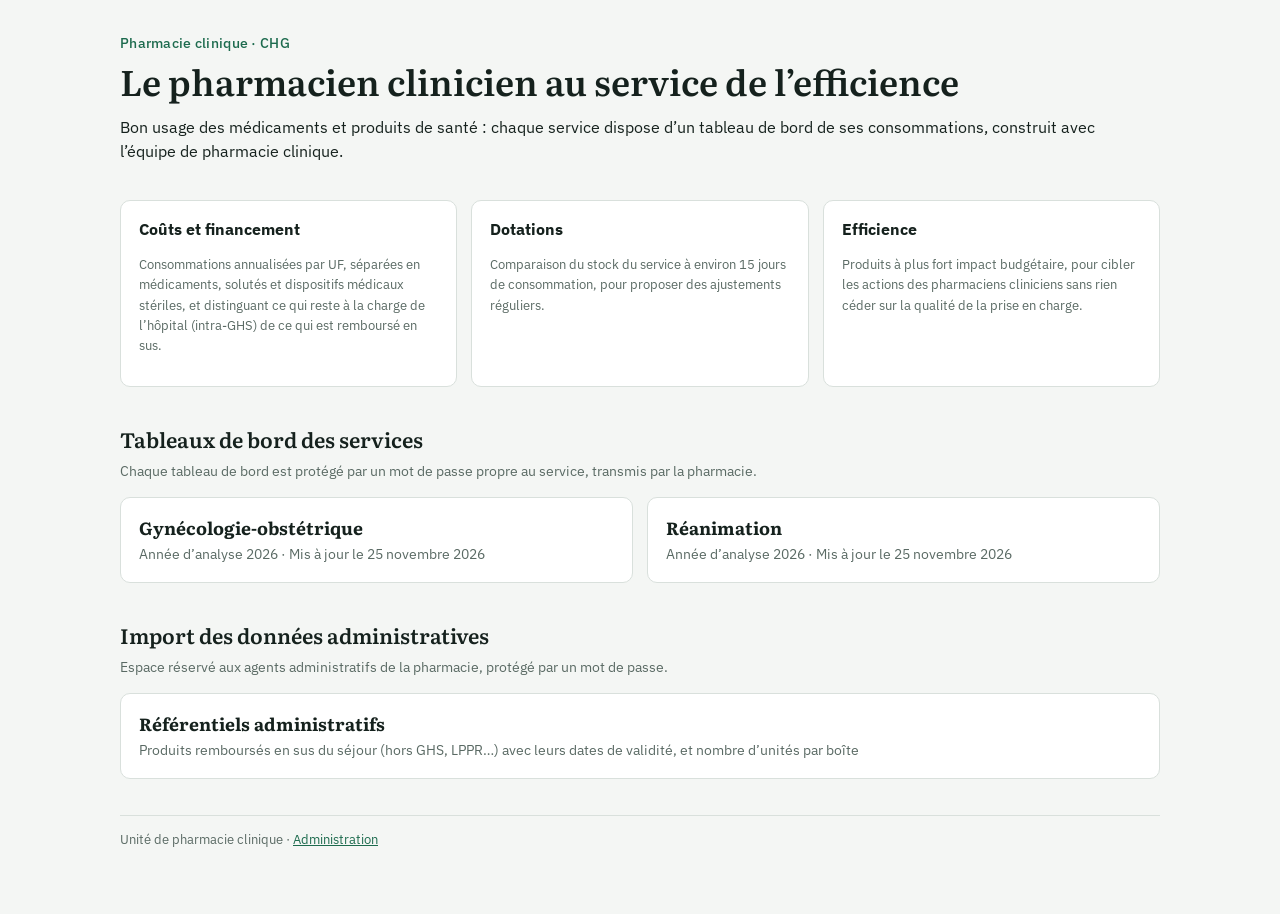
<file: index.html>
<!DOCTYPE html>
<html lang="fr">
<head>
<meta charset="utf-8">
<meta name="viewport" content="width=device-width, initial-scale=1">
<meta name="robots" content="noindex, nofollow">
<title>Le pharmacien clinicien au service de l’efficience</title>
<link rel="preconnect" href="https://fonts.googleapis.com"><link rel="preconnect" href="https://fonts.gstatic.com" crossorigin>
<link rel="stylesheet" href="https://fonts.googleapis.com/css2?family=IBM+Plex+Sans:wght@400;500;600&family=Literata:opsz,wght@7..72,500;7..72,600&display=swap">
<link rel="stylesheet" href="assets/style.css?v=202611271545">
</head>
<body>
<main class="eff-wrap">
  <header>
    <p class="eff-kicker">Pharmacie clinique · CHG</p>
    <h1>Le pharmacien clinicien au service de l’efficience</h1>
    <p class="eff-lead">Bon usage des médicaments et produits de santé : chaque service dispose d’un tableau de bord de ses consommations, construit avec l’équipe de pharmacie clinique.</p>
  </header>

  <section class="eff-grid2" aria-label="Les trois volets">
    <div class="eff-card"><b>Coûts et financement</b><p class="eff-small">Consommations annualisées par UF, séparées en médicaments, solutés et dispositifs médicaux stériles, et distinguant ce qui reste à la charge de l’hôpital (intra-GHS) de ce qui est remboursé en sus.</p></div>
    <div class="eff-card"><b>Dotations</b><p class="eff-small">Comparaison du stock du service à environ 15 jours de consommation, pour proposer des ajustements réguliers.</p></div>
    <div class="eff-card"><b>Efficience</b><p class="eff-small">Produits à plus fort impact budgétaire, pour cibler les actions des pharmaciens cliniciens sans rien céder sur la qualité de la prise en charge.</p></div>
  </section>

  <section>
    <h2>Tableaux de bord des services</h2>
    <p class="eff-note">Chaque tableau de bord est protégé par un mot de passe propre au service, transmis par la pharmacie.</p>
    <div class="eff-grid2" id="services"><p class="eff-small">Chargement…</p></div>
  </section>

  <section>
    <h2>Import des données administratives</h2>
    <p class="eff-note">Espace réservé aux agents administratifs de la pharmacie, protégé par un mot de passe.</p>
    <div class="eff-grid2">
      <a class="eff-svc" href="referentiels.html"><b>Référentiels administratifs</b><span>Produits remboursés en sus du séjour (hors GHS, LPPR…) avec leurs dates de validité, et nombre d’unités par boîte</span></a>
    </div>
  </section>

  <footer class="eff-foot">Unité de pharmacie clinique · <a href="admin.html">Administration</a></footer>
</main>
<script src="assets/core.js?v=202611271545"></script>
<script>
(async function () {
  const host = document.getElementById('services');
  try {
    const m = await (await fetch('data/manifest.json?t=' + Date.now(), {cache: 'no-store'})).json();
    const list = (m.services || []).slice().sort((a, b) => a.nom.localeCompare(b.nom, 'fr'));
    host.replaceChildren(...(list.length ? list.map((s) => EFF.el('a', {class: 'eff-svc', href: 'service.html?s=' + encodeURIComponent(s.id)},
      EFF.el('b', {text: s.nom}), EFF.el('span', {text: (s.exercice ? 'Année d’analyse ' + s.exercice + ' · ' : '') + 'Mis à jour le ' + new Date(s.maj).toLocaleDateString('fr-FR', {day: 'numeric', month: 'long', year: 'numeric'})}))) :
      [EFF.el('p', {class: 'eff-small', text: 'Aucun tableau de bord publié pour le moment.'})]));
  } catch (e) {
    host.replaceChildren(EFF.el('p', {class: 'eff-small', text: 'Aucun tableau de bord publié pour le moment.'}));
  }
})();
</script>
</body>
</html>
</file>
<file: assets/style.css>
[hidden] { display: none !important; }
:root {
  --bg: #f4f6f4; --surface: #fff; --ink: #15211d; --muted: #5a6a64; --line: #d9e0dc;
  --accent: #1d6b4e; --accent-soft: #e2efe8; --warn: #9a5b1e; --bad: #a33a2b;
  --c1: #1d6b4e; --c2: #6aa58c; --c3: #3a5683; --c4: #c9a25b; --c5: #8a4f7d;
  --display: "Literata", Georgia, serif; --body: "IBM Plex Sans", system-ui, -apple-system, "Segoe UI", sans-serif;
}
@media (prefers-color-scheme: dark) {
  :root { --bg: #0f1614; --surface: #16201d; --ink: #e4ebe7; --muted: #9aaba4; --line: #2a3632; --accent: #6cc59c; --accent-soft: #1d2e27;
    --c1: #4fae84; --c2: #9fd1b9; --c3: #7f9fd6; --c4: #d9b56e; --c5: #c98fbb; --warn: #e0a868; --bad: #e88a7c; }
}
* { box-sizing: border-box; }
body { margin: 0; background: var(--bg); color: var(--ink); font: 16px/1.55 var(--body); }
.eff-wrap { max-width: 1080px; margin: 0 auto; padding: 32px 20px 64px; display: flex; flex-direction: column; gap: 36px; }
h1, h2 { font-family: var(--display); font-weight: 600; margin: 0; }
h1 { font-size: clamp(1.6rem, 3vw, 2.2rem); line-height: 1.2; }
h2 { font-size: 1.3rem; margin-bottom: 4px; }
a { color: var(--accent); }
.eff-kicker { margin: 0 0 6px; color: var(--accent); font-weight: 500; font-size: .9rem; letter-spacing: .02em; }
.eff-sub, .eff-note { color: var(--muted); font-size: .88rem; margin: 6px 0 14px; }
.eff-lead { max-width: 62em; margin: 12px 0 0; }
.eff-tiles { display: grid; grid-template-columns: repeat(auto-fit, minmax(190px, 1fr)); gap: 14px; }
.eff-card { background: var(--surface); border: 1px solid var(--line); border-radius: 10px; padding: 16px 18px; }
.eff-tl { color: var(--muted); font-size: .85rem; }
.eff-tv { font-family: var(--display); font-size: 1.7rem; font-variant-numeric: tabular-nums; margin-top: 4px; }
.eff-tw { overflow-x: auto; background: var(--surface); border: 1px solid var(--line); border-radius: 10px; }
.eff-table { border-collapse: collapse; width: 100%; font-size: .92rem; font-variant-numeric: tabular-nums; }
.eff-table th { text-align: left; font-weight: 500; color: var(--muted); font-size: .8rem; padding: 10px 12px; border-bottom: 1px solid var(--line); white-space: nowrap; }
.eff-table td { padding: 8px 12px; border-bottom: 1px solid var(--line); }
.eff-table tfoot td { font-weight: 600; border-bottom: 0; }
.eff-table tr.muted td { color: var(--muted); }
.eff-table .n { text-align: right; white-space: nowrap; }
.eff-chart { position: relative; background: var(--surface); border: 1px solid var(--line); border-radius: 10px; padding: 14px 16px; min-height: 120px; }
.eff-chart text { fill: var(--muted); font-size: 13px; font-family: var(--body); }
.eff-chart text.val { fill: var(--ink); }
.eff-tip { position: absolute; pointer-events: none; background: var(--surface); border: 1px solid var(--line); box-shadow: 0 4px 14px rgba(0,0,0,.12); border-radius: 6px; padding: 6px 10px; font-size: .82rem; white-space: nowrap; z-index: 2; }
.eff-leg { display: flex; flex-wrap: wrap; gap: 16px; font-size: .82rem; color: var(--muted); margin-top: 10px; }
.eff-leg i { display: inline-block; width: 11px; height: 11px; border-radius: 2px; margin-right: 6px; vertical-align: -1px; }
.eff-ctl { display: flex; flex-wrap: wrap; gap: 10px; margin-bottom: 12px; }
.eff-select, .eff-input { font: inherit; font-size: .92rem; color: var(--ink); background: var(--surface); border: 1px solid var(--line); border-radius: 8px; padding: 8px 10px; max-width: 100%; }
.eff-input { width: 100%; }
textarea.eff-input { font-family: ui-monospace, Menlo, monospace; font-size: .85rem; min-height: 90px; }
.eff-warn { border-left: 3px solid var(--warn); background: var(--surface); padding: 10px 14px; font-size: .9rem; margin: 12px 0 0; }
.eff-err { color: var(--bad); font-size: .9rem; }
.eff-ok { color: var(--accent); font-size: .9rem; }
.eff-btn { font: inherit; font-size: .92rem; border: 1px solid var(--accent); background: var(--accent); color: #fff; border-radius: 8px; padding: 8px 14px; cursor: pointer; }
.eff-btn.ghost { background: transparent; color: var(--accent); }
.eff-btn:disabled { opacity: .5; cursor: default; }
.eff-method { font-size: .9rem; color: var(--muted); }
.eff-method li { margin: 4px 0; }
.eff-lock { max-width: 420px; margin: 12vh auto; background: var(--surface); border: 1px solid var(--line); border-radius: 12px; padding: 28px; display: flex; flex-direction: column; gap: 12px; }
.eff-lock h1 { font-size: 1.4rem; }
.eff-grid2 { display: grid; grid-template-columns: repeat(auto-fit, minmax(260px, 1fr)); gap: 14px; }
.eff-svc { display: block; text-decoration: none; color: inherit; background: var(--surface); border: 1px solid var(--line); border-radius: 10px; padding: 16px 18px; }
.eff-svc:hover { border-color: var(--accent); }
.eff-svc b { display: block; font-family: var(--display); font-size: 1.1rem; }
.eff-svc span { color: var(--muted); font-size: .85rem; }
.eff-pill { display: inline-block; font-size: .75rem; padding: 1px 8px; border-radius: 99px; background: var(--accent-soft); color: var(--accent); }
.eff-foot { color: var(--muted); font-size: .82rem; border-top: 1px solid var(--line); padding-top: 14px; }
.eff-steps { display: flex; flex-direction: column; gap: 22px; }
.eff-step { background: var(--surface); border: 1px solid var(--line); border-radius: 12px; padding: 18px 20px; }
.eff-step h2 { font-size: 1.15rem; }
.eff-row { display: flex; flex-wrap: wrap; gap: 10px; align-items: center; margin-top: 10px; }
.eff-field { display: flex; flex-direction: column; gap: 4px; font-size: .85rem; color: var(--muted); }
.eff-small { font-size: .82rem; color: var(--muted); }
@media print { .eff-ctl, .eff-foot, .eff-noprint { display: none !important; } body { background: #fff; } .eff-wrap { padding: 0; } }
.eff-syn-h { display: flex; justify-content: space-between; align-items: center; gap: 8px; }
.eff-syn-h b { font-family: var(--display); font-size: 1.15rem; }
.eff-syn-bar { display: flex; height: 10px; border-radius: 5px; overflow: hidden; background: var(--line); margin: 10px 0 12px; }
.eff-syn-bar i { display: block; height: 100%; }
.eff-syn-list { list-style: none; margin: 0; padding: 0; font-size: .88rem; }
.eff-syn-list li { display: flex; justify-content: space-between; gap: 10px; padding: 5px 0; border-top: 1px solid var(--line); }
.eff-syn-list li.muted { color: var(--muted); }
.eff-syn-list .n { white-space: nowrap; font-variant-numeric: tabular-nums; }
.eff-syn-grid { display: grid; grid-template-columns: repeat(auto-fit, minmax(min(100%, 420px), 1fr)); gap: 14px; align-items: start; }
.eff-nav { display: flex; flex-wrap: wrap; gap: 8px; margin-top: 16px; }
.eff-nav a { text-decoration: none; color: var(--ink); background: var(--surface); border: 1px solid var(--line); border-radius: 99px; padding: 6px 14px; font-size: .88rem; font-variant-numeric: tabular-nums; }
.eff-nav a:hover { border-color: var(--accent); }
.eff-nav a b { color: var(--accent); }
.eff-reg { display: flex; flex-direction: column; gap: 6px; border-top: 3px solid var(--accent); padding-top: 18px; scroll-margin-top: 12px; }
.eff-reg-h { font-size: 1.5rem; }
.eff-reg h3, #synthese-regroupements h3 { font-family: var(--display); font-weight: 600; font-size: 1.08rem; margin: 18px 0 8px; }
.eff-off { color: var(--muted); }
.eff-check { display: inline-flex; align-items: center; gap: 8px; font-size: .9rem; }
.eff-check input { width: 16px; height: 16px; accent-color: var(--accent); }
.eff-card-main { border-color: var(--accent); }
.eff-pending { border-style: dashed; }
.eff-pending p { margin: 0 0 6px; }
.eff-notepad { position: relative; margin-top: 14px; background-color: #fff8d9; color: #3b3320; border: 1px solid #ecd98f; border-radius: 4px 4px 12px 4px; padding: 16px 20px 16px 46px;
  background-image: linear-gradient(to right, transparent 32px, rgba(214,88,88,.45) 32px, rgba(214,88,88,.45) 34px, transparent 34px), repeating-linear-gradient(to bottom, transparent 0, transparent 25px, rgba(120,140,190,.22) 25px, rgba(120,140,190,.22) 26px);
  box-shadow: 0 2px 6px rgba(0,0,0,.06); line-height: 26px; }
.eff-notepad-h { margin: 0; font-family: var(--display); font-weight: 600; font-size: 1.05rem; }
.eff-notepad-sub { margin: 0 0 4px; font-size: .82rem; color: #6d6248; }
.eff-notepad ul { margin: 0; padding-left: 18px; }
.eff-notepad li { margin: 0 0 6px; font-size: .92rem; }
.eff-notepad a { color: #6a4f0a; }
.eff-notepad-gain { display: block; font-size: .84rem; color: #1d6b4e; font-weight: 500; }
.eff-notepad-src { display: block; font-size: .78rem; color: #6d6248; }
@media (prefers-color-scheme: dark) { .eff-notepad { background-color: #2d2a1c; color: #ece3c4; border-color: #4a4325; } .eff-notepad-sub, .eff-notepad-src { color: #b9ad8a; } .eff-notepad a { color: #e6c86e; } .eff-notepad-gain { color: #6cc59c; } }
@media print { .eff-notepad { box-shadow: none; } }
.eff-tiles-dot { grid-template-columns: repeat(auto-fit, minmax(140px, 1fr)); }
.eff-st-warn { border-left: 4px solid #c98a1c; } .eff-st-info { border-left: 4px solid #3a5683; } .eff-st-bad { border-left: 4px solid #a33a2b; } .eff-st-ok { border-left: 4px solid #1d6b4e; } .eff-st-none { border-left: 4px solid var(--line); }
td.eff-st { font-weight: 500; white-space: nowrap; border-left: 0; }
td.eff-st-warn { color: #9a5b1e; } td.eff-st-info { color: #3a5683; } td.eff-st-bad { color: var(--bad); } td.eff-st-ok { color: var(--accent); } td.eff-st-none { color: var(--muted); }
@media (prefers-color-scheme: dark) { td.eff-st-warn { color: #e0a868; } td.eff-st-info { color: #9fb6e2; } }
.eff-couv { display: flex; flex-wrap: wrap; gap: 10px; margin: 10px 0 12px; }
.eff-couv-item { flex: 1 1 260px; padding: 10px 14px; border-radius: 8px; font-size: .9rem; }
.eff-couv-item b { font-family: var(--display); font-size: 1.25rem; margin-right: 4px; }
.eff-couv-sur, .eff-table tr.eff-row-sur td { background: #eaf0fa; } .eff-couv-sur { color: #2c4470; }
.eff-couv-sous, .eff-table tr.eff-row-sous td { background: #fcebe7; } .eff-couv-sous { color: #8a2f22; }
.eff-table tr.eff-row-sur td[data-k=couv] { color: #2c4470; font-weight: 600; } .eff-table tr.eff-row-sous td[data-k=couv] { color: #8a2f22; font-weight: 600; }
@media (prefers-color-scheme: dark) { .eff-couv-sur, .eff-table tr.eff-row-sur td { background: #1e2a40; } .eff-couv-sur, .eff-table tr.eff-row-sur td[data-k=couv] { color: #9fb6e2; }
  .eff-couv-sous, .eff-table tr.eff-row-sous td { background: #3a221e; } .eff-couv-sous, .eff-table tr.eff-row-sous td[data-k=couv] { color: #f0a597; } }
.eff-couv-item { cursor: pointer; } .eff-couv-item:hover { outline: 1px solid currentColor; }
.eff-tabs { display: flex; flex-wrap: wrap; gap: 8px; margin-top: 18px; position: sticky; top: 0; z-index: 3; background: var(--bg); padding: 8px 0; }
.eff-tab { font: inherit; text-align: left; cursor: pointer; background: var(--surface); color: var(--ink); border: 1px solid var(--line); border-radius: 10px; padding: 8px 14px; display: flex; flex-direction: column; gap: 2px; min-width: 150px; }
.eff-tab b { font-family: var(--display); font-size: 1rem; }
.eff-tab span { font-size: .8rem; color: var(--muted); font-variant-numeric: tabular-nums; }
.eff-tab:hover { border-color: var(--accent); }
.eff-tab.on { background: var(--accent); border-color: var(--accent); color: #fff; }
.eff-tab.on span { color: rgba(255,255,255,.85); }
.eff-views { display: flex; flex-direction: column; gap: 28px; }
.eff-click { cursor: pointer; } .eff-click:hover { border-color: var(--accent); }
@media print { .eff-tabs { position: static; } }
.eff-dec { width: 78px; font: inherit; font-size: .9rem; text-align: right; padding: 5px 7px; border: 1px solid var(--line); border-radius: 6px; background: var(--surface); color: var(--ink); font-variant-numeric: tabular-nums; }
.eff-dec:focus { outline: 2px solid var(--accent); border-color: var(--accent); }
.eff-pre { font-style: italic; color: var(--accent); }
.eff-dot-table .eff-table { font-size: .84rem; }
.eff-dot-table .eff-table th { white-space: normal; line-height: 1.25; padding: 8px 8px; vertical-align: bottom; }
.eff-dot-table .eff-table td { padding: 7px 8px; }
.eff-dot-table .eff-table td[data-k=libelle] { min-width: 170px; }
.eff-dot-table .eff-table td[data-k=rangement] { max-width: 120px; font-size: .78rem; color: var(--muted); }
.eff-dot-table .eff-dec { width: 64px; }
.eff-chat { margin-top: 12px; background: var(--surface); border: 1px solid var(--accent); border-radius: 12px; padding: 14px 16px; display: flex; flex-direction: column; gap: 8px; }
.eff-chat-h { display: flex; justify-content: space-between; align-items: center; gap: 8px; }
.eff-chat-h b { font-family: var(--display); font-size: 1.02rem; }
.eff-chat-log { display: flex; flex-direction: column; gap: 8px; max-height: 460px; overflow-y: auto; }
.eff-chat-log:empty { display: none; }
.eff-chat-msg { padding: 8px 12px; border-radius: 10px; font-size: .92rem; max-width: 92%; }
.eff-chat-msg p { margin: 0 0 6px; white-space: pre-wrap; } .eff-chat-msg p:last-child { margin-bottom: 0; }
.eff-chat-user { align-self: flex-end; background: var(--accent-soft); }
.eff-chat-assistant { align-self: flex-start; background: var(--bg); border: 1px solid var(--line); }
.eff-chat-wait { color: var(--muted); font-style: italic; }
.eff-chat-steps { margin: 0; padding-left: 1.3em; font-size: .9rem; color: var(--ink); display: flex; flex-direction: column; gap: 4px; }
.eff-chat-ctx summary { cursor: pointer; font-size: .85rem; color: var(--muted); }
.eff-chat-ctx pre { max-height: 260px; overflow: auto; white-space: pre-wrap; font-size: .75rem; background: var(--bg); border: 1px solid var(--line); border-radius: 8px; padding: 8px 10px; margin: 6px 0 0; }
.eff-chat-in { width: 100%; min-height: 90px; font-family: inherit; resize: vertical; }
.eff-chat-apply { display: flex; flex-wrap: wrap; align-items: center; gap: 10px; margin-top: 8px; padding-top: 8px; border-top: 1px dashed var(--line); }
.eff-chat-in { min-height: 64px; font-family: var(--body); font-size: .92rem; }

/* Volets d'un bloc en sous-onglets */
.eff-subtabs { display: flex; gap: 4px; flex-wrap: wrap; border-bottom: 2px solid var(--line); margin: 14px 0 18px; }
.eff-subtab { font: inherit; cursor: pointer; background: none; border: 0; border-bottom: 3px solid transparent; margin-bottom: -2px; padding: 10px 16px 9px; color: var(--muted); font-weight: 500; display: flex; align-items: baseline; gap: 8px; }
.eff-subtab:hover { color: var(--ink); }
.eff-subtab.on { color: var(--accent); border-bottom-color: var(--accent); }
.eff-subtab small { font-size: .75rem; font-weight: 400; color: var(--muted); background: var(--bg, #f3f5f4); border: 1px solid var(--line); border-radius: 999px; padding: 1px 8px; }
.eff-pane > h3:first-child { margin-top: 0; }
@media print {
  .eff-subtabs { display: none; }
  .eff-pane[hidden] { display: block !important; }
  .eff-pane[data-pane=dotation] { break-before: page; }
}

/* Année d'analyse */
.eff-annee { display: inline-block; vertical-align: middle; font-family: var(--body); font-size: .9rem; font-weight: 600; color: var(--accent); background: var(--accent-soft, #e6f2ec); border: 1px solid var(--accent); border-radius: 999px; padding: 3px 12px; margin-left: 6px; letter-spacing: 0; }
.eff-fs { border: 1px solid var(--line); border-radius: 10px; padding: 10px 14px 14px; margin: 10px 0; }
.eff-fs legend { font-weight: 600; padding: 0 6px; }
.eff-muted { color: var(--muted); }
.eff-mode { display: flex; flex-wrap: wrap; gap: 6px 18px; align-items: flex-end; background: var(--accent-soft); border-radius: 10px; padding: 10px 14px; margin: 6px 0 14px; }
.eff-mode .eff-small { margin: 0 0 6px; flex: 1 1 280px; }

/* Jauge des références en dotation */
.eff-dot-wrap { display: grid; grid-template-columns: minmax(0, 1fr) 190px; gap: 14px; align-items: start; }
.eff-gauge { position: sticky; top: 12px; background: var(--surface); border: 1px solid var(--line); border-radius: 12px; padding: 12px 14px; display: grid; grid-template-columns: 34px 1fr; column-gap: 12px; row-gap: 4px; font-size: .85rem; }
.eff-gauge-t { grid-column: 1 / -1; color: var(--muted); font-size: .8rem; }
.eff-gauge-n { grid-column: 1 / -1; font-family: var(--display); font-size: 2rem; line-height: 1.1; color: var(--accent); font-variant-numeric: tabular-nums; }
.eff-gauge-bar { grid-row: span 2; position: relative; height: 150px; background: var(--bg); border: 1px solid var(--line); border-radius: 8px; overflow: hidden; }
.eff-gauge-fill { position: absolute; left: 0; right: 0; bottom: 0; background: var(--accent); transition: height .25s ease; }
.eff-gauge-ref { position: absolute; left: -2px; right: -2px; height: 0; border-top: 2px dashed var(--ink); }
.eff-gauge-d { margin: 0; display: grid; grid-template-columns: 1fr auto; gap: 2px 8px; align-self: end; }
.eff-gauge-d dt { color: var(--muted); } .eff-gauge-d dd { margin: 0; text-align: right; font-variant-numeric: tabular-nums; }
.eff-gauge-tot { font-weight: 600; color: var(--ink) !important; border-top: 1px solid var(--line); padding-top: 3px; }
.eff-gauge-plus { color: var(--accent); font-weight: 600; } .eff-gauge-moins { color: var(--bad); font-weight: 600; }
.eff-gauge-f { grid-column: 1 / -1; list-style: none; margin: 6px 0 0; padding: 6px 0 0; border-top: 1px solid var(--line); }
.eff-gauge-f li { display: flex; justify-content: space-between; color: var(--muted); }
.eff-gauge-f b { color: var(--ink); font-weight: 500; font-variant-numeric: tabular-nums; }
.eff-gauge-note { grid-column: 1 / -1; margin: 6px 0 0; font-size: .72rem; color: var(--muted); line-height: 1.35; }
@media (max-width: 900px) { .eff-dot-wrap { grid-template-columns: 1fr; } .eff-gauge { position: static; order: -1; } }

/* Bouton « Replier le tableau », qui reste visible en bas de l'écran tant que le tableau déplié est affiché */
.eff-tblwrap { position: relative; min-width: 0; }
.eff-fold { position: sticky; bottom: 14px; z-index: 5; display: block; margin: 10px 0 0 auto; box-shadow: 0 4px 14px rgba(0,0,0,.18); }
.eff-fold[hidden] { display: none; }
@media print { .eff-fold { display: none !important; } }
.eff-sort { font: inherit; font-weight: inherit; color: inherit; background: none; border: 0; padding: 2px 4px; margin: -2px -4px; border-radius: 6px; cursor: pointer; text-align: inherit; white-space: nowrap; }
.eff-sort:hover { background: var(--accent-soft); }
.eff-sort.on { color: var(--accent); }
.eff-sort-i { font-size: .8em; opacity: .75; }
@media print { .eff-sort-i { display: none; } }

/* Lignes remboursées en sus du séjour, et seconde ligne d'un produit dédoublé */
.eff-table tr.eff-sus td { background: #e1f5ee; color: #085041; }
.eff-table tr.eff-suite td[data-k=libelle] { padding-left: 18px; }

/* Pages de service : page plus large et tableaux compacts pour tout voir sans défilement horizontal */
.eff-wrap.eff-large { max-width: 1480px; }
.eff-pane .eff-table { font-size: .84rem; }
.eff-pane .eff-table th { white-space: normal; line-height: 1.25; padding: 8px 7px; vertical-align: bottom; }
.eff-pane .eff-table td { padding: 6px 7px; }
.eff-pane .eff-table td[data-k=libelle] { min-width: 180px; }
.eff-pane .eff-table td[data-k=fin], .eff-pane .eff-table td[data-k=periode] { max-width: 170px; font-size: .8rem; line-height: 1.3; }
.eff-pane .eff-table td[data-k=code], .eff-pane .eff-table td[data-k=ufs], .eff-pane .eff-table td[data-k=famille] { font-size: .8rem; color: var(--muted); }
.eff-pane .eff-table tr.eff-sus td[data-k=code], .eff-pane .eff-table tr.eff-sus td[data-k=ufs], .eff-pane .eff-table tr.eff-sus td[data-k=famille] { color: inherit; }
.eff-pane .eff-table td[data-k=rang] { color: var(--muted); }
.eff-dot-wrap { grid-template-columns: minmax(0, 1fr) 170px; }
@media (max-width: 1180px) { .eff-pane .eff-table { font-size: .8rem; } .eff-pane .eff-table td, .eff-pane .eff-table th { padding: 5px 5px; } .eff-pane .eff-table td[data-k=libelle] { min-width: 150px; } }
@media (max-width: 1100px) { .eff-dot-wrap { grid-template-columns: 1fr; } .eff-gauge { position: static; order: -1; grid-template-columns: 34px 1fr 1fr; } .eff-gauge-bar { height: 90px; } .eff-dot-table .eff-table td[data-k=libelle] { min-width: 140px; } }
</file>
